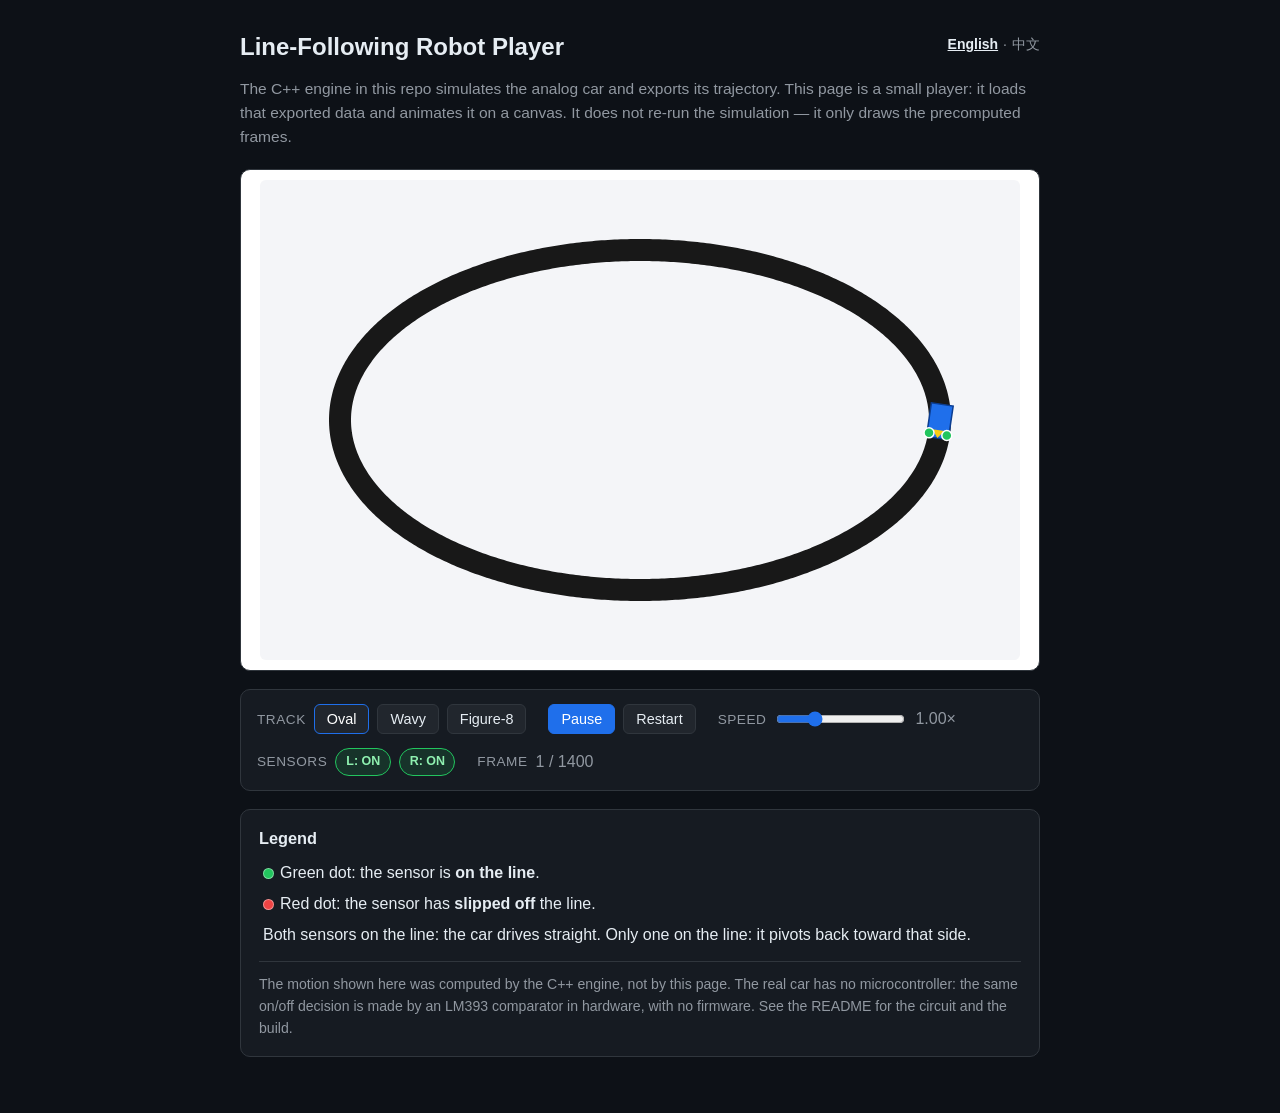
<file: index.html>
<!doctype html>
<html lang="en">
<head>
  <meta charset="utf-8" />
  <meta http-equiv="refresh" content="0; url=./web/" />
  <title>Line-Following Robot</title>
</head>
<body>
  <p>Redirecting to the <a href="./web/">trajectory player</a>&hellip;</p>
</body>
</html>
</file>
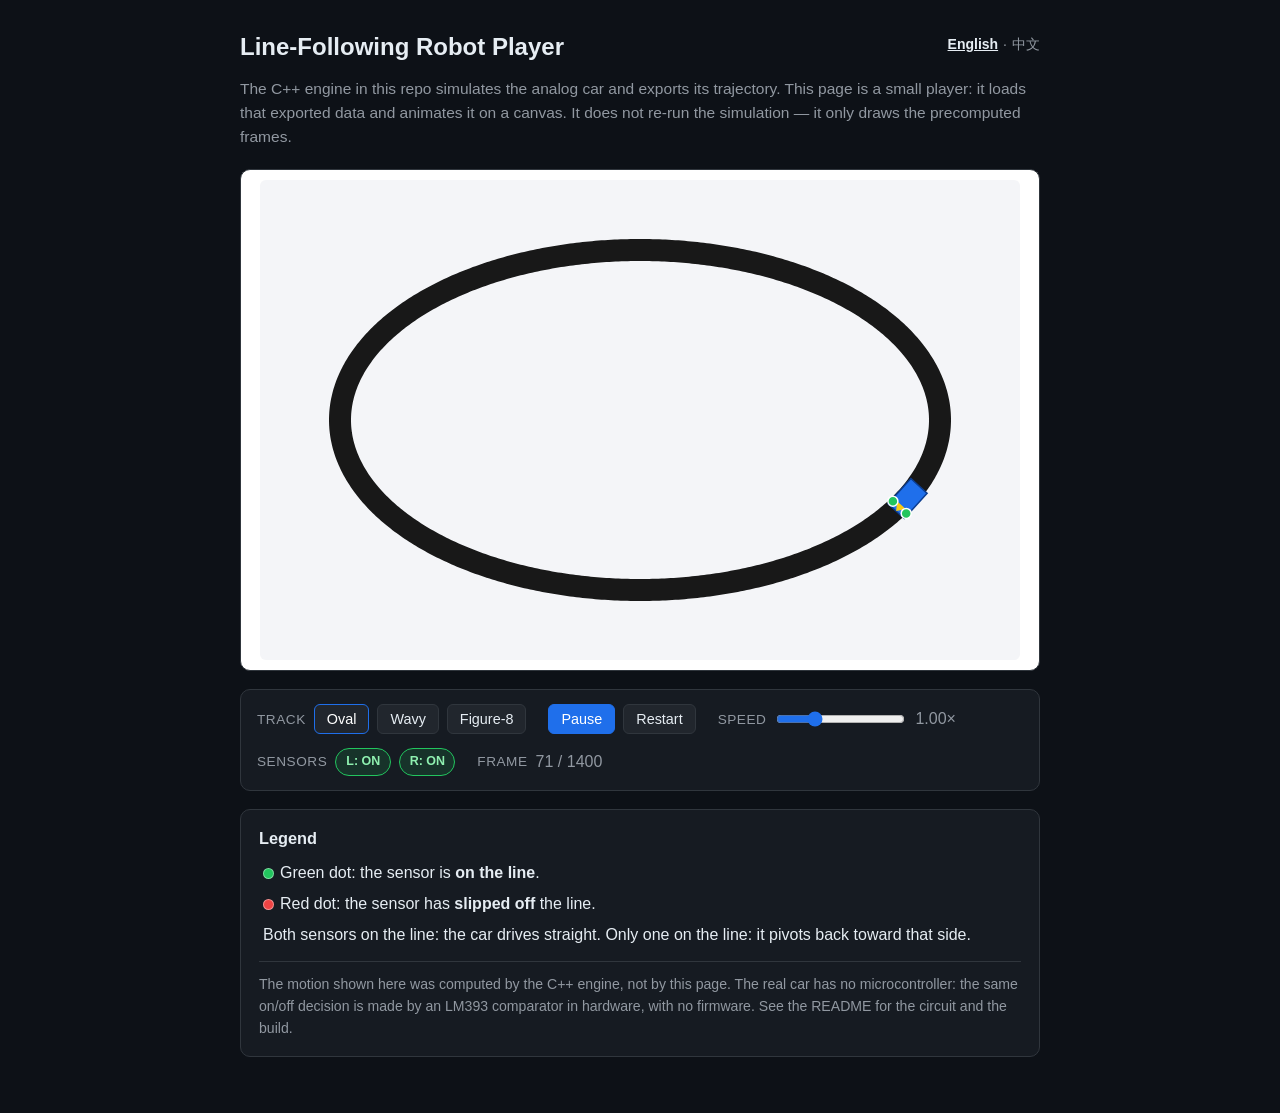
<file: web/index.html>
<!doctype html>
<html lang="en">
<head>
  <meta charset="utf-8" />
  <meta name="viewport" content="width=device-width, initial-scale=1" />
  <title>Line-Following Robot Player</title>
  <link rel="stylesheet" href="style.css" />
</head>
<body>
  <main class="wrap">
    <header>
      <div class="topbar">
        <h1 data-i18n="h1">Line-Following Robot Player</h1>
        <div class="lang">
          <a id="lang-en" class="active">English</a><span>&middot;</span><a id="lang-zh">&#20013;&#25991;</a>
        </div>
      </div>
      <p class="sub" data-i18n-html="sub">
        The C++ engine in this repo simulates the analog car and exports its trajectory.
        This page is a small player: it loads that exported data and animates it on a canvas.
        It does not re-run the simulation &mdash; it only draws the precomputed frames.
      </p>
    </header>

    <div class="stage">
      <canvas id="view" width="760" height="480" aria-label="line-following trajectory player"></canvas>
    </div>

    <section class="controls">
      <div class="group">
        <span class="label" data-i18n="track">Track</span>
        <button data-track="oval" class="active" data-i18n="oval">Oval</button>
        <button data-track="wavy" data-i18n="wavy">Wavy</button>
        <button data-track="figure8" data-i18n="fig8">Figure-8</button>
      </div>

      <div class="group">
        <button id="play" class="primary" data-i18n="pause">Pause</button>
        <button id="restart" data-i18n="restart">Restart</button>
      </div>

      <div class="group">
        <span class="label" data-i18n="speed">Speed</span>
        <input id="speed" type="range" min="0.25" max="3" step="0.05" value="1" />
        <span id="speed-val" class="mono">1.00&times;</span>
      </div>

      <div class="group readout">
        <span class="label" data-i18n="sensors">Sensors</span>
        <span id="badge-left" class="badge off">L: &mdash;</span>
        <span id="badge-right" class="badge off">R: &mdash;</span>
      </div>

      <div class="group">
        <span class="label" data-i18n="frame">Frame</span>
        <span id="frame-val" class="mono">0 / 0</span>
      </div>
    </section>

    <section class="legend">
      <h2 data-i18n="legendTitle">Legend</h2>
      <ul>
        <li><span class="dot green"></span><span data-i18n-html="legendGreen">Green dot: the sensor is <strong>on the line</strong>.</span></li>
        <li><span class="dot red"></span><span data-i18n-html="legendRed">Red dot: the sensor has <strong>slipped off</strong> the line.</span></li>
        <li data-i18n="legendBoth">Both sensors on the line: the car drives straight. Only one on the line: it pivots back toward that side.</li>
      </ul>
      <p class="note" data-i18n="note">
        The motion shown here was computed by the C++ engine, not by this page. The real car
        has no microcontroller: the same on/off decision is made by an LM393 comparator in
        hardware, with no firmware. See the README for the circuit and the build.
      </p>
    </section>
  </main>

  <script>
    // UI-chrome translations. The canvas itself draws no text labels (only the
    // track line, the car and the sensor dots); everything textual is covered
    // here and switches with the language toggle.
    window.I18N = {
      en: {
        pageTitle: "Line-Following Robot Player",
        h1: "Line-Following Robot Player",
        sub: "The C++ engine in this repo simulates the analog car and exports its trajectory. " +
             "This page is a small player: it loads that exported data and animates it on a canvas. " +
             "It does not re-run the simulation &mdash; it only draws the precomputed frames.",
        track: "Track", oval: "Oval", wavy: "Wavy", fig8: "Figure-8",
        pause: "Pause", play: "Play", restart: "Restart",
        speed: "Speed", sensors: "Sensors", frame: "Frame",
        on: "ON", off: "off", left: "L", right: "R",
        legendTitle: "Legend",
        legendGreen: "Green dot: the sensor is <strong>on the line</strong>.",
        legendRed: "Red dot: the sensor has <strong>slipped off</strong> the line.",
        legendBoth: "Both sensors on the line: the car drives straight. Only one on the line: it pivots back toward that side.",
        note: "The motion shown here was computed by the C++ engine, not by this page. The real car " +
              "has no microcontroller: the same on/off decision is made by an LM393 comparator in " +
              "hardware, with no firmware. See the README for the circuit and the build."
      },
      zh: {
        pageTitle: "循迹小车播放器",
        h1: "循迹小车播放器",
        sub: "仓库里的 C++ 引擎仿真这台模拟小车，并导出它的轨迹。" +
             "这个页面只是一个轻量播放器：它加载那份导出数据，在画布上动画播放。" +
             "它不重新跑仿真——只是把预先算好的帧画出来。",
        track: "赛道", oval: "椭圆", wavy: "波浪", fig8: "8 字",
        pause: "暂停", play: "播放", restart: "重播",
        speed: "速度", sensors: "传感器", frame: "帧",
        on: "在线", off: "离线", left: "左", right: "右",
        legendTitle: "图例",
        legendGreen: "绿点：传感器<strong>在线上</strong>。",
        legendRed: "红点：传感器<strong>滑出了</strong>线外。",
        legendBoth: "两个传感器都在线上：小车直行。只有一个在线上：小车朝那一侧拐回去。",
        note: "这里看到的运动是 C++ 引擎算出来的，不是这个页面算的。" +
              "真实小车没有单片机：同样的开/关判断由 LM393 比较器在硬件里完成，没有任何固件。电路和装配见 README。"
      }
    };
    window.LANG = "en";
    function applyLang() {
      var d = window.I18N[window.LANG];
      document.title = d.pageTitle;
      document.documentElement.lang = (window.LANG === "zh") ? "zh" : "en";
      document.querySelectorAll("[data-i18n]").forEach(function (el) {
        var k = el.getAttribute("data-i18n"); if (d[k] != null) el.textContent = d[k];
      });
      document.querySelectorAll("[data-i18n-html]").forEach(function (el) {
        var k = el.getAttribute("data-i18n-html"); if (d[k] != null) el.innerHTML = d[k];
      });
      document.getElementById("lang-en").classList.toggle("active", window.LANG === "en");
      document.getElementById("lang-zh").classList.toggle("active", window.LANG === "zh");
      if (typeof window.refreshDynamicLang === "function") window.refreshDynamicLang();
    }
    document.getElementById("lang-en").addEventListener("click", function (e) { e.preventDefault(); window.LANG = "en"; applyLang(); });
    document.getElementById("lang-zh").addEventListener("click", function (e) { e.preventDefault(); window.LANG = "zh"; applyLang(); });
    applyLang();
  </script>
  <script src="player.js"></script>
</body>
</html>
</file>
<file: web/style.css>
:root {
  --bg: #0d1117;
  --panel: #161b22;
  --border: #30363d;
  --text: #e6edf3;
  --muted: #9198a1;
  --accent: #1f6feb;
  --green: #22c55e;
  --red: #ef4444;
}

* { box-sizing: border-box; }

body {
  margin: 0;
  background: var(--bg);
  color: var(--text);
  font-family: -apple-system, BlinkMacSystemFont, "Segoe UI", Roboto, Helvetica, Arial, sans-serif;
  line-height: 1.55;
}

.wrap {
  max-width: 840px;
  margin: 0 auto;
  padding: 28px 20px 56px;
}

.topbar {
  display: flex;
  justify-content: space-between;
  align-items: flex-start;
  gap: 12px;
  flex-wrap: wrap;
}

header h1 {
  font-size: 1.5rem;
  margin: 0 0 6px;
}

.lang { font-size: 14px; white-space: nowrap; padding-top: 6px; }
.lang a { color: var(--muted); text-decoration: none; cursor: pointer; }
.lang a.active { color: var(--text); font-weight: 600; text-decoration: underline; }
.lang span { color: var(--muted); margin: 0 5px; }

.sub {
  color: var(--muted);
  margin: 6px 0 20px;
  font-size: 0.97rem;
}

.stage {
  background: #fff;
  border: 1px solid var(--border);
  border-radius: 10px;
  padding: 10px;
  display: flex;
  justify-content: center;
}

canvas {
  width: 100%;
  height: auto;
  max-width: 760px;
  border-radius: 6px;
  display: block;
}

.controls {
  display: flex;
  flex-wrap: wrap;
  gap: 14px 22px;
  align-items: center;
  margin: 18px 0;
  padding: 14px 16px;
  background: var(--panel);
  border: 1px solid var(--border);
  border-radius: 10px;
}

.group {
  display: flex;
  align-items: center;
  gap: 8px;
}

.label {
  color: var(--muted);
  font-size: 0.85rem;
  text-transform: uppercase;
  letter-spacing: 0.04em;
}

button {
  background: #21262d;
  color: var(--text);
  border: 1px solid var(--border);
  border-radius: 6px;
  padding: 6px 12px;
  font-size: 0.9rem;
  cursor: pointer;
  transition: background 0.15s, border-color 0.15s;
}

button:hover { background: #2d333b; }
button.active { border-color: var(--accent); color: #fff; }
button.primary { background: var(--accent); border-color: var(--accent); color: #fff; }
button.primary:hover { background: #2a7bff; }

input[type="range"] { accent-color: var(--accent); }

.mono { font-variant-numeric: tabular-nums; color: var(--muted); min-width: 56px; }

.badge {
  font-size: 0.78rem;
  font-weight: 600;
  padding: 3px 8px;
  border-radius: 999px;
  border: 1px solid var(--border);
  min-width: 56px;
  text-align: center;
}
.badge.on { background: rgba(34, 197, 94, 0.14); color: #8ff0b0; border-color: var(--green); }
.badge.off { background: rgba(239, 68, 68, 0.18); color: #ff8d8d; border-color: var(--red); }

.legend {
  margin-top: 18px;
  padding: 16px 18px;
  background: var(--panel);
  border: 1px solid var(--border);
  border-radius: 10px;
}
.legend h2 { font-size: 1.02rem; margin: 0 0 10px; }
.legend ul { margin: 0; padding-left: 4px; list-style: none; }
.legend li { margin: 6px 0; color: var(--text); }

.dot {
  display: inline-block;
  width: 11px; height: 11px;
  border-radius: 50%;
  margin-right: 6px;
  vertical-align: middle;
  border: 1px solid rgba(255,255,255,0.4);
}
.dot.green { background: var(--green); }
.dot.red { background: var(--red); }

.note {
  margin: 14px 0 0;
  padding-top: 12px;
  border-top: 1px solid var(--border);
  color: var(--muted);
  font-size: 0.88rem;
}
</file>
